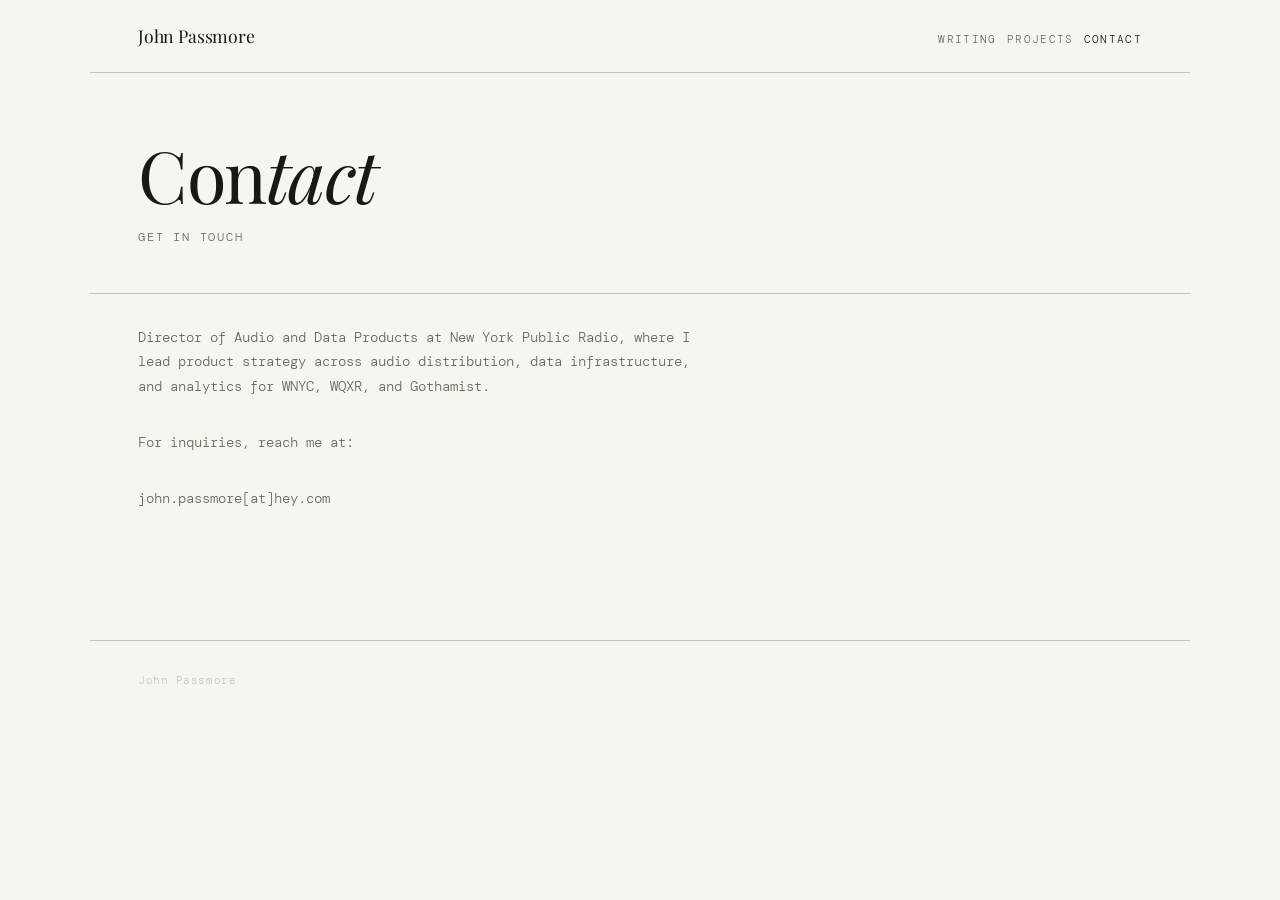
<file: contact.html>
<!DOCTYPE html>
<html lang="en">
<head>
<meta charset="UTF-8">
<meta name="viewport" content="width=device-width, initial-scale=1.0">
<title>Contact — John Passmore</title>
<link rel="preconnect" href="https://fonts.googleapis.com">
<link href="https://fonts.googleapis.com/css2?family=Playfair+Display:ital,wght@0,400;0,500;1,400&family=DM+Mono:wght@300;400&display=swap" rel="stylesheet">
<link rel="stylesheet" href="style.css">
</head>
<body>
<nav>
  <a class="nav-name" href="index.html">John Passmore</a>
  <div class="nav-links">
    <a href="index.html">Writing</a>
    <a href="projects.html">Projects</a>
    <a href="contact.html" class="active">Contact</a>
  </div>
</nav>
<header>
  <h2 class="name">Con<em>tact</em></h2>
  <p class="tagline">Get in touch</p>
</header>
<main>
  <div class="contact-wrap">
    <p>Director of Audio and Data Products at New York Public Radio, where I lead product strategy across audio distribution, data infrastructure, and analytics for WNYC, WQXR, and Gothamist.</p>
    <p>For inquiries, reach me at:</p>
    <p>john.passmore[at]hey.com</p>
  </div>
</main>
<footer>
  <span>John Passmore</span>
  <span></span>
</footer>
</body>
</html>
</file>
<file: style.css>
*, *::before, *::after { box-sizing: border-box; margin: 0; padding: 0; }
:root {
  --ink: #1a1814; --ink-light: #6b6760; --ink-faint: #c8c4bc;
  --paper: #f7f5f0; --accent: #c4501a;
  --mono: 'DM Mono', monospace; --serif: 'Playfair Display', Georgia, serif;
}
body { background: var(--paper); color: var(--ink); font-family: var(--mono); font-weight: 300; min-height: 100vh; }

/* NAV */
nav {
  max-width: 1100px; margin: 0 auto;
  padding: 1.5rem 3rem;
  display: flex; align-items: baseline; justify-content: space-between;
  border-bottom: 1px solid var(--ink-faint);
}
.nav-name { font-family: var(--serif); font-size: 1.1rem; font-weight: 400; color: var(--ink); text-decoration: none; letter-spacing: -0.01em; }
.nav
.nav-links { display: flex; gap: 2rem; }
.nav-links a {
  font-size: 0.7rem; letter-spacing: 0.12em; text-transform: uppercase;
  color: var(--ink-light); text-decoration: none; transition: color 0.15s;
}
.nav-links a:hover, .nav-links a.active { color: var(--ink); }

/* HEADER */
header { padding: 4rem 3rem 3rem; max-width: 1100px; margin: 0 auto; border-bottom: 1px solid var(--ink-faint); }
.name { font-family: var(--serif); font-size: clamp(2.5rem, 6vw, 4.5rem); font-weight: 400; line-height: 1.05; letter-spacing: -0.02em; }

.tagline { font-size: 0.75rem; letter-spacing: 0.15em; text-transform: uppercase; color: var(--ink-light); margin-top: 1rem; }

/* MAIN */
main { max-width: 1100px; margin: 0 auto; padding: 2rem 3rem 6rem; }
.status-bar { font-size: 0.7rem; letter-spacing: 0.1em; text-transform: uppercase; color: var(--ink-light); padding-bottom: 2rem; border-bottom: 1px solid var(--ink-faint); margin-bottom: 2.5rem; }

/* CARDS */
.grid { display: grid; grid-template-columns: repeat(auto-fill, minmax(300px, 1fr)); gap: 2rem; }
.card { background: #fff; border: 0.5px solid var(--ink-faint); border-radius: 4px; overflow: hidden; display: flex; flex-direction: column; opacity: 0; transform: translateY(12px); animation: fadeUp 0.4s forwards; }
@keyframes fadeUp { to { opacity: 1; transform: translateY(0); } }
.card-img-wrap { width: 100%; aspect-ratio: 16/9; background: var(--ink-faint); overflow: hidden; }
.card-img { width: 100%; height: 100%; object-fit: cover; display: block; }
.card-img-placeholder { width: 100%; height: 100%; display: flex; align-items: center; justify-content: center; font-size: 0.65rem; letter-spacing: 0.1em; text-transform: uppercase; color: var(--ink-light); }
.card-body { padding: 1.25rem; flex: 1; display: flex; flex-direction: column; gap: 0.75rem; }
.card-title { font-family: var(--serif); font-size: 1.05rem; font-weight: 400; line-height: 1.35; color: var(--ink); }
.card-tease { font-size: 0.78rem; color: var(--ink-light); line-height: 1.6; flex: 1; }
.card-actions { margin-top: auto; padding-top: 0.75rem; border-top: 0.5px solid var(--ink-faint); display: flex; gap: 8px; align-items: center; flex-wrap: wrap; }
.audio-wrap { display: none; padding-top: 0.75rem; }
.audio-wrap.visible { display: block; }
.audio-wrap audio { width: 100%; height: 36px; }

/* PROJECT CARDS */
.project-grid { display: grid; grid-template-columns: repeat(auto-fill, minmax(320px, 1fr)); gap: 2rem; }
.project-card { background: #fff; border: 0.5px solid var(--ink-faint); border-radius: 4px; padding: 2rem; display: flex; flex-direction: column; gap: 1rem; opacity: 0; transform: translateY(12px); animation: fadeUp 0.4s forwards; }
.project-label { font-size: 0.65rem; letter-spacing: 0.15em; text-transform: uppercase; color: var(--ink-faint); }
.project-title { font-family: var(--serif); font-size: 1.4rem; font-weight: 400; line-height: 1.2; color: var(--ink); }
.project-desc { font-size: 0.82rem; color: var(--ink-light); line-height: 1.7; flex: 1; }

/* CONTACT */
.contact-wrap { max-width: 560px; }
.contact-wrap h2 { font-family: var(--serif); font-size: 2rem; font-weight: 400; margin-bottom: 1rem; }
.contact-wrap p { font-size: 0.85rem; color: var(--ink-light); line-height: 1.8; margin-bottom: 2rem; }
.contact-email { display: inline-block; font-family: var(--serif); font-size: 1.3rem; font-style: italic; color: var(--accent); text-decoration: none; border-bottom: 1px solid var(--ink-faint); padding-bottom: 4px; transition: border-color 0.15s; }
.contact-email:hover { border-color: var(--accent); }

/* BUTTONS */
.btn { display: inline-flex; align-items: center; gap: 6px; background: none; border: 1px solid var(--ink-faint); color: var(--ink-light); font-family: var(--mono); font-size: 0.65rem; font-weight: 400; letter-spacing: 0.12em; text-transform: uppercase; padding: 0.35rem 0.8rem; cursor: pointer; transition: all 0.15s; border-radius: 2px; text-decoration: none; }
.btn:hover { border-color: var(--ink); color: var(--ink); }
.btn.active { background: var(--accent); border-color: var(--accent); color: #fff; }

/* FOOTER */
footer { max-width: 1100px; margin: 0 auto; padding: 2rem 3rem; border-top: 1px solid var(--ink-faint); font-size: 0.7rem; letter-spacing: 0.05em; color: var(--ink-faint); display: flex; justify-content: space-between; }

@media (max-width: 600px) {
  nav, header, main, footer { padding-left: 1.25rem; padding-right: 1.25rem; }
  .nav-links { gap: 1.25rem; }
  .grid, .project-grid { grid-template-columns: 1fr; }
}
</file>
